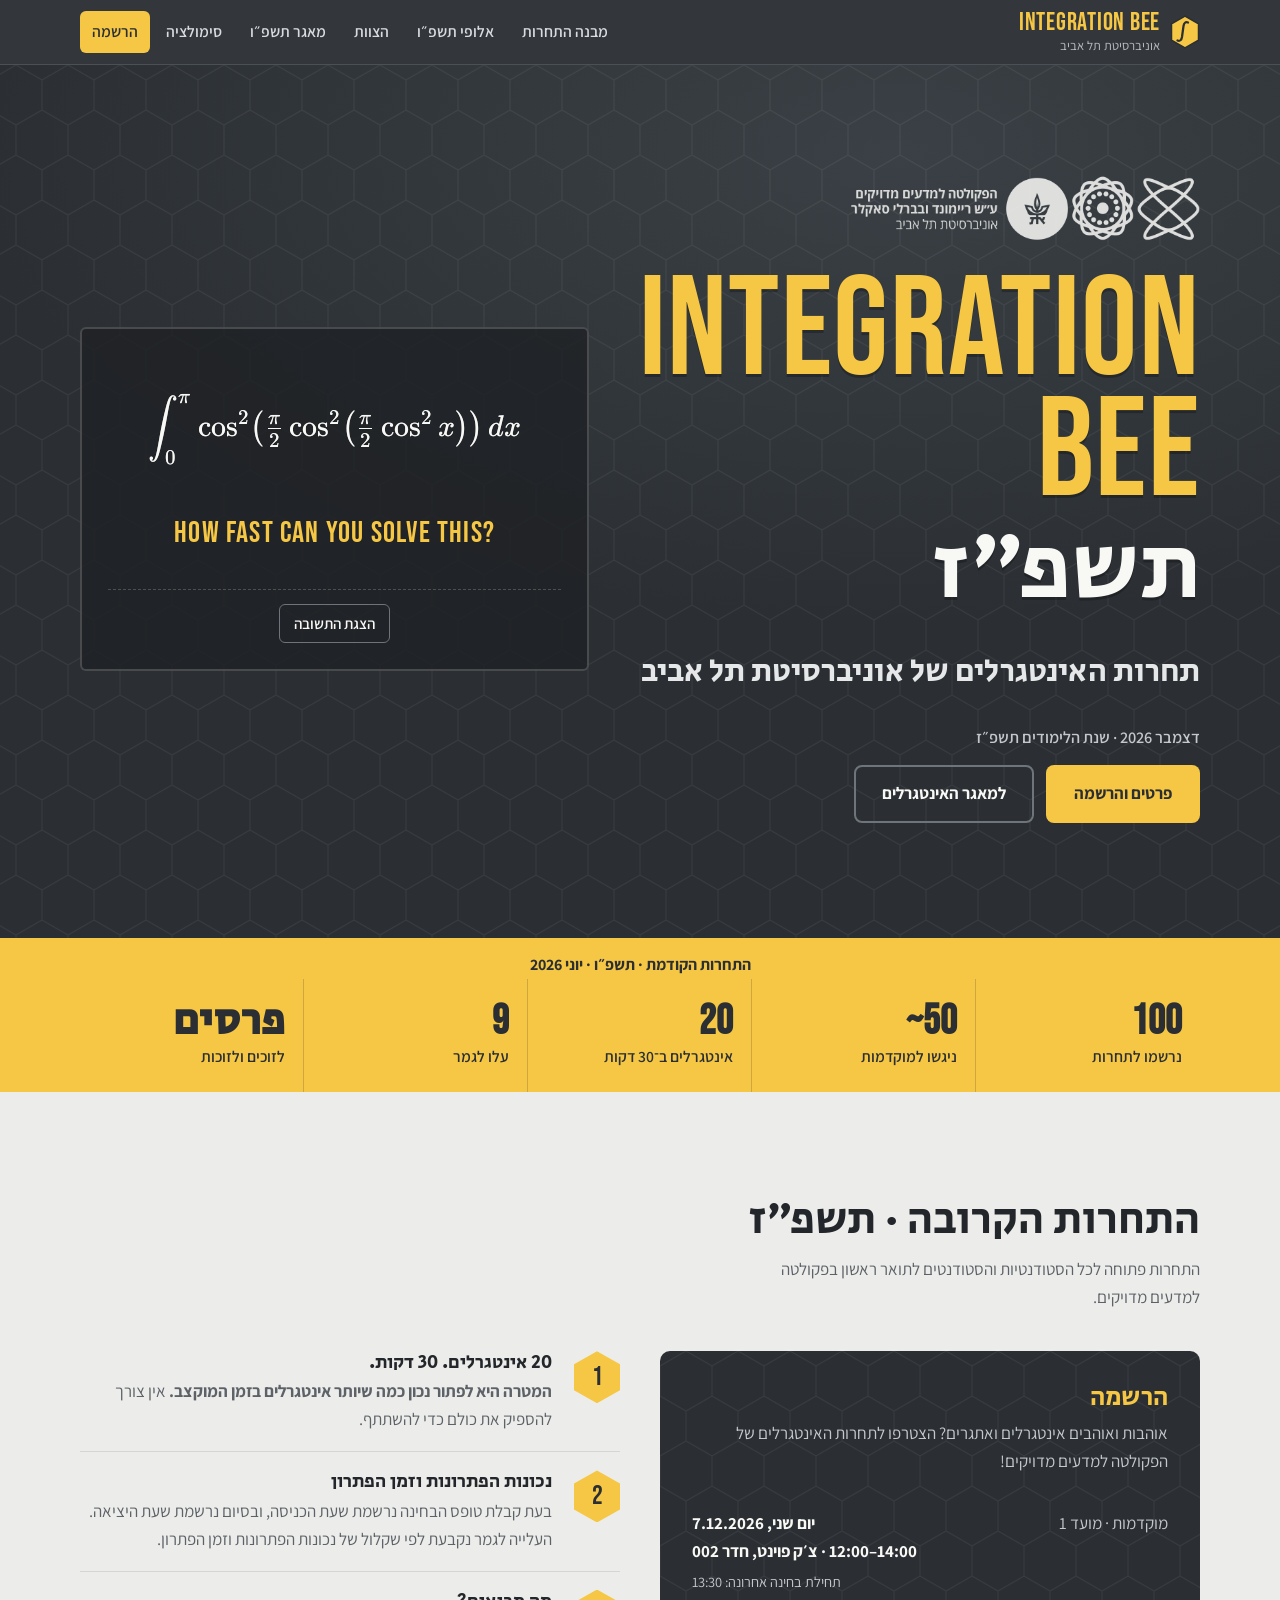
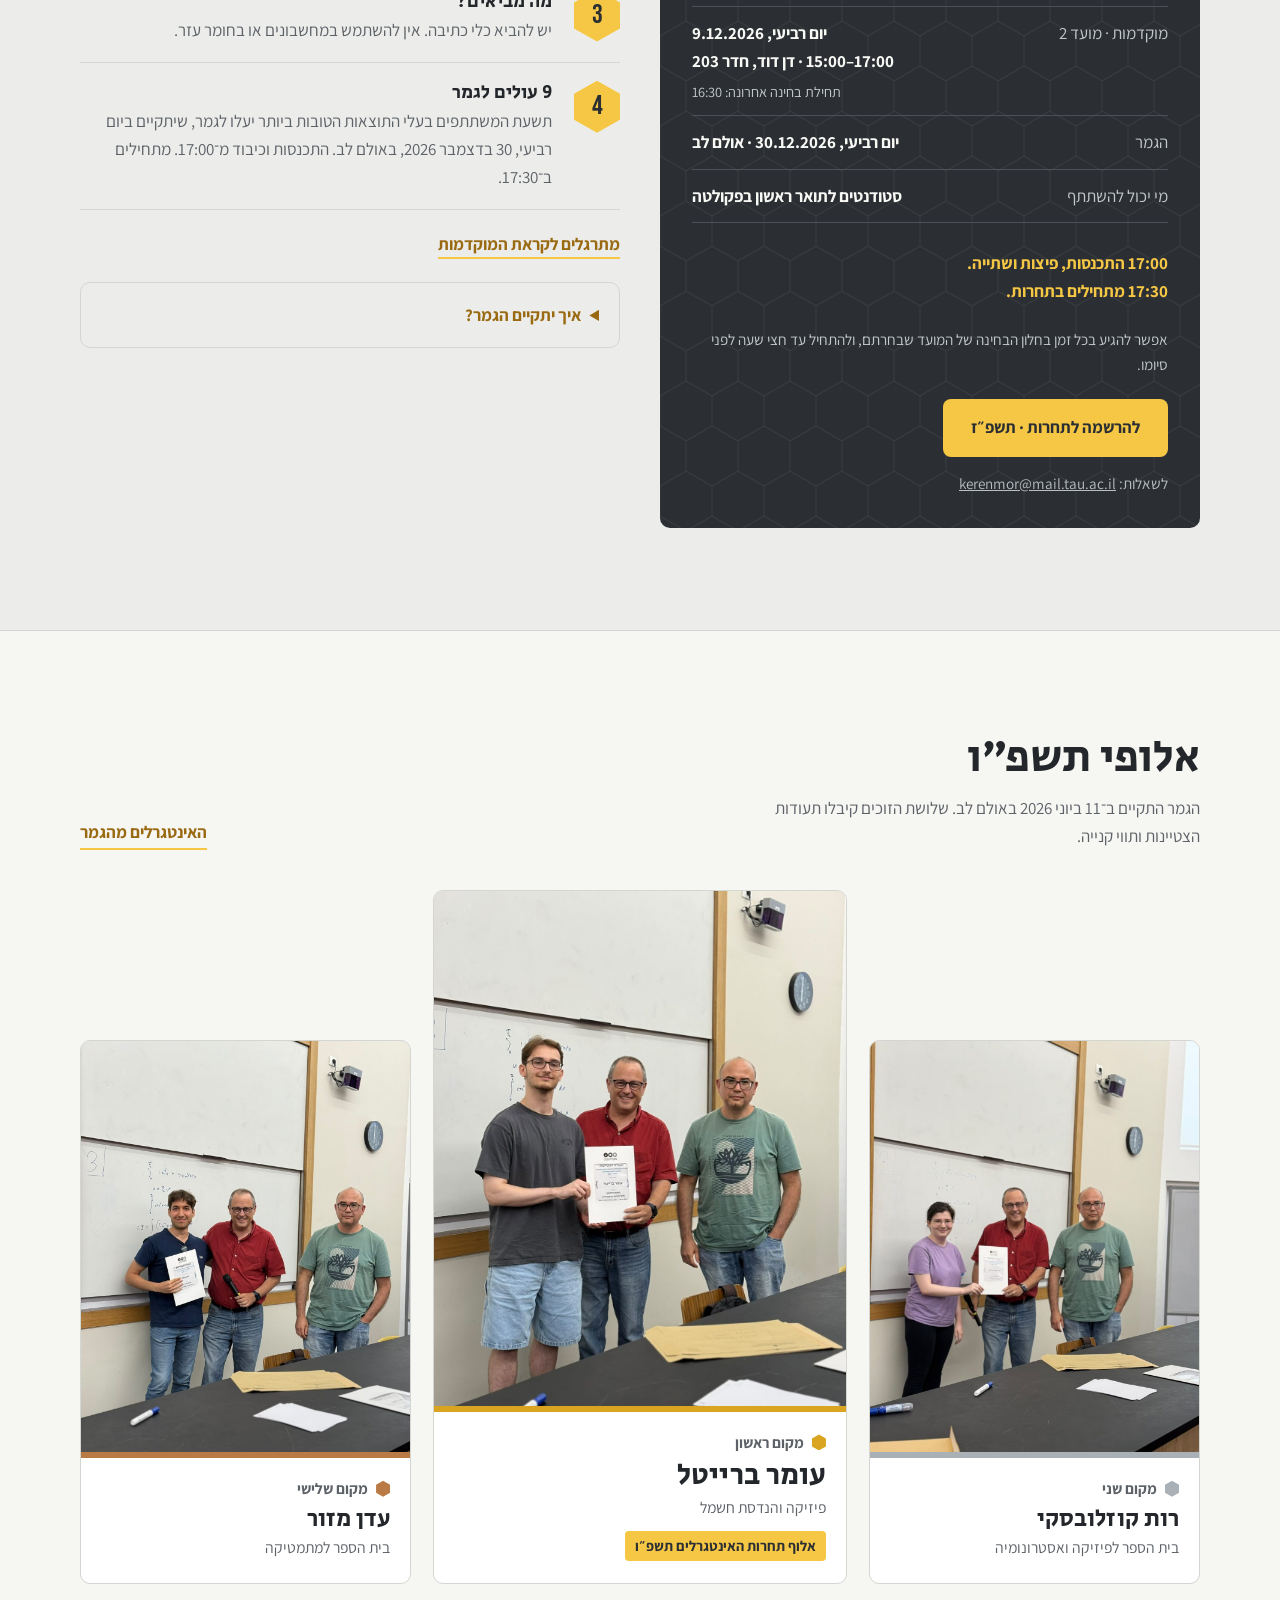
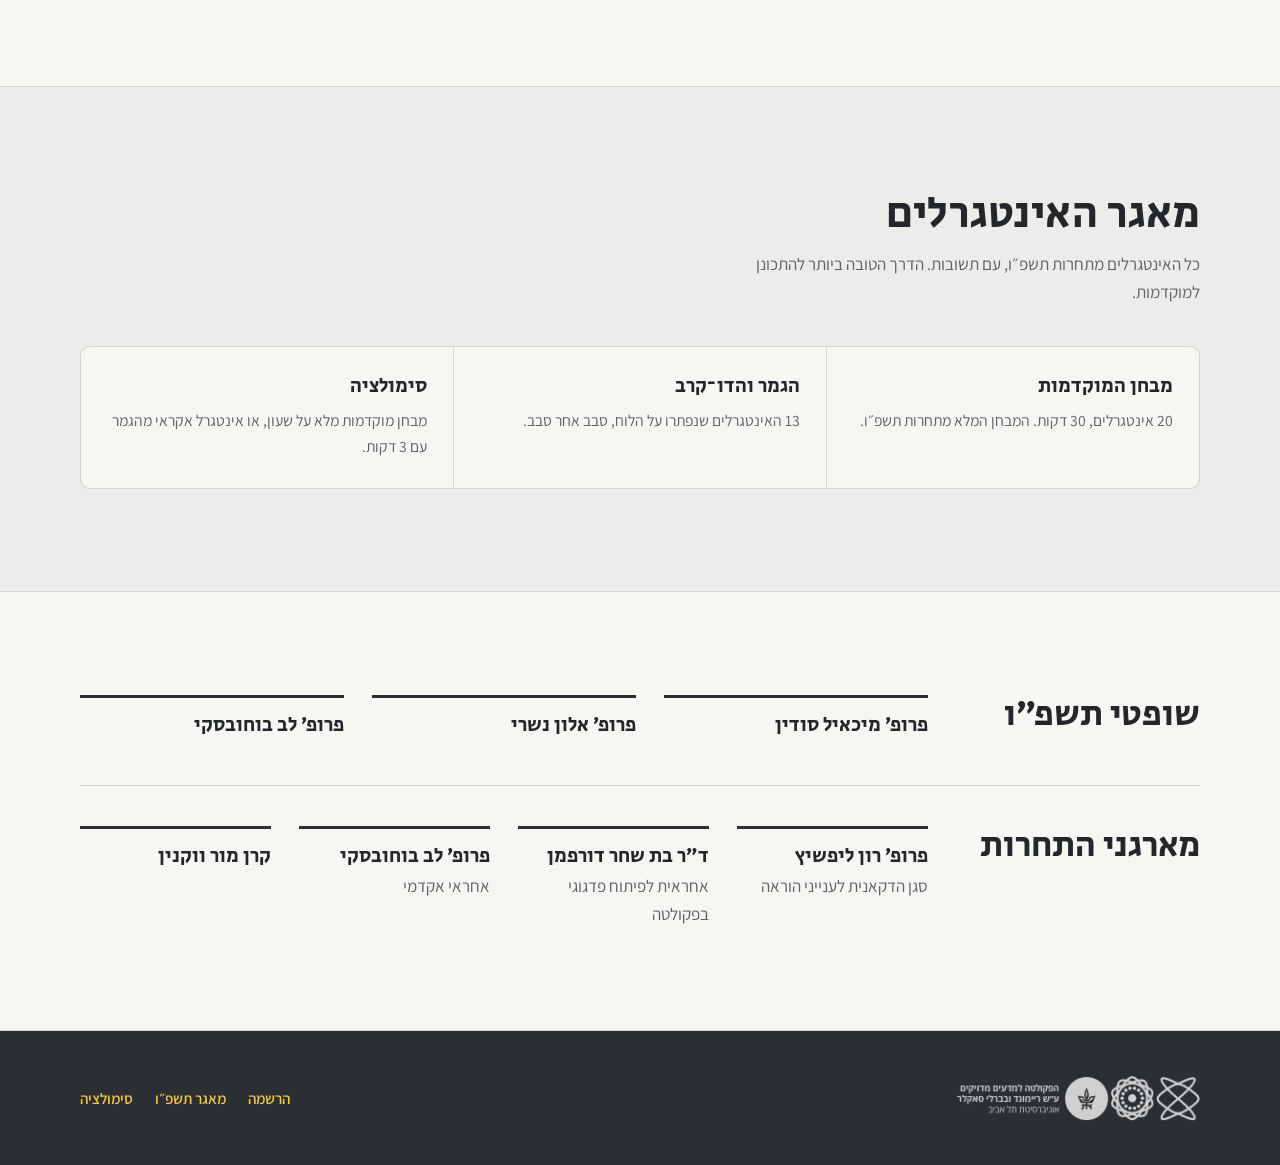
<file: index.html>
<!doctype html>
<html lang="he" dir="rtl">
<head>
<meta charset="utf-8">
<meta name="viewport" content="width=device-width, initial-scale=1">
<title>Integration Bee תשפ״ז · תחרות האינטגרלים של אוניברסיטת תל אביב</title>
<meta name="description" content="תחרות האינטגרלים של הפקולטה למדעים מדויקים באוניברסיטת תל אביב: הרשמה, מבנה התחרות, אלופי תשפ״ו ומאגר האינטגרלים מהשנים הקודמות.">
<meta property="og:title" content="Integration Bee · תשפ״ז · אוניברסיטת תל אביב">
<meta property="og:description" content="מוקדמות: 7 ו־9 בדצמבר. הגמר: 30.12.2026 באולם לב. התכנסות וכיבוד מ־17:00, מתחילים ב־17:30. תחרות האינטגרלים של הפקולטה למדעים מדויקים.">
<meta property="og:image" content="https://kerenmorwak.github.io/tau-integration-bee/assets/img/og-integration-bee-5787.jpg">
<meta property="og:image:type" content="image/jpeg">
<meta property="og:image:width" content="1200">
<meta property="og:image:height" content="630">
<meta property="og:image:alt" content="Integration Bee תשפ״ז · תחרות האינטגרלים של אוניברסיטת תל אביב, הפקולטה למדעים מדויקים">
<meta property="og:type" content="website">
<meta name="twitter:card" content="summary_large_image">
<meta name="twitter:image" content="https://kerenmorwak.github.io/tau-integration-bee/assets/img/og-integration-bee-5787.jpg">
<meta name="twitter:image:alt" content="Integration Bee תשפ״ז · תחרות האינטגרלים של אוניברסיטת תל אביב, הפקולטה למדעים מדויקים">
<link rel="icon" href="assets/img/favicon.svg" type="image/svg+xml">
<link rel="stylesheet" href="assets/css/fonts.css">
<link rel="stylesheet" href="assets/vendor/katex/katex.min.css">
<link rel="stylesheet" href="assets/css/style.css?v=20261118-spoilers">
</head>
<body>

<header class="site-header">
  <div class="wrap">
    <a class="brand" href="index.html" aria-label="Integration Bee · דף הבית">
      <img class="brand-mark" src="assets/img/favicon.svg" alt="">
      <span><span class="brand-name">INTEGRATION BEE</span><span class="brand-sub">אוניברסיטת תל אביב</span></span>
    </a>
    <button class="menu-btn" type="button" aria-expanded="false" aria-controls="nav">תפריט</button>
    <nav class="nav" id="nav" aria-label="ניווט ראשי">
      <a href="index.html#format">מבנה התחרות</a>
      <a href="index.html#champions">אלופי תשפ״ו</a>
      <a href="index.html#team">הצוות</a>
      <a href="archive-2026.html">מאגר תשפ״ו</a>
      <a href="simulation.html">סימולציה</a>
      <a class="nav-cta" href="index.html#register">הרשמה</a>
    </nav>
  </div>
</header>

<main>
  <section class="board hero">
    <div class="wrap hero-grid">
      <div>
        <img class="hero-logo" src="assets/img/faculty-he-light.png" alt="הפקולטה למדעים מדויקים ע״ש ריימונד ובברלי סאקלר, אוניברסיטת תל אביב" width="1016" height="192">
        <h1 class="hero-title" aria-label="Integration Bee תשפ״ז"><span>INTEGRATION</span><span>BEE <span class="yr" data-year>תשפ״ז</span></span></h1>
        <p class="hero-he">תחרות האינטגרלים של אוניברסיטת תל אביב</p>
        <p class="hero-kicker">דצמבר 2026 · שנת הלימודים תשפ״ז</p>
        <div class="hero-actions">
          <a class="btn btn-honey" href="#register">פרטים והרשמה</a>
          <a class="btn btn-ghost" href="archive-2026.html">למאגר האינטגרלים</a>
        </div>
      </div>
      <div class="chalk-problem">
        <div class="eq" data-tex="\int_0^{\pi}\cos^2\!\left(\tfrac{\pi}{2}\cos^2\!\left(\tfrac{\pi}{2}\cos^2 x\right)\right)dx"></div>
        <p class="chalk-q" dir="ltr">HOW FAST CAN YOU SOLVE THIS?</p>
        <div class="chalk-foot">
          <button class="reveal-btn" type="button" data-reveal="hero-ans" aria-expanded="false">הצגת התשובה</button>
        </div>
        <div class="chalk-answer" id="hero-ans" hidden><span data-tex="\dfrac{\pi}{2}"></span></div>
      </div>
    </div>
  </section>

  <section class="facts" aria-label="התחרות הקודמת, תשפ״ו, יוני 2026">
    <p class="facts-caption">התחרות הקודמת · תשפ״ו · יוני 2026</p>
    <div class="wrap">
      <div class="fact"><b dir="ltr">100</b><span>נרשמו לתחרות</span></div>
      <div class="fact"><b dir="ltr">~50</b><span>ניגשו למוקדמות</span></div>
      <div class="fact"><b>20</b><span>אינטגרלים ב־30 דקות</span></div>
      <div class="fact"><b>9</b><span>עלו לגמר</span></div>
      <div class="fact"><b>פרסים</b><span>לזוכים ולזוכות</span></div>
    </div>
  </section>

  <section class="section" id="register">
    <div class="wrap">
      <div class="section-head">
        <div>
          <h2>התחרות הקרובה · תשפ״ז</h2>
          <p>התחרות פתוחה לכל הסטודנטיות והסטודנטים לתואר ראשון בפקולטה למדעים מדויקים.</p>
        </div>
      </div>
      <div class="reg">
        <div class="reg-card">
          <h3>הרשמה</h3>
          <p class="who">אוהבות ואוהבים אינטגרלים ואתגרים? הצטרפו לתחרות האינטגרלים של הפקולטה למדעים מדויקים!</p>
          <ul class="reg-dates" id="reg-dates"></ul>
          <p class="reg-highlight"><bdi dir="ltr">17:00</bdi> התכנסות, פיצות ושתייה.<br><bdi dir="ltr">17:30</bdi> מתחילים בתחרות.</p>
          <p class="reg-arrival">אפשר להגיע בכל זמן בחלון הבחינה של המועד שבחרתם, ולהתחיל עד חצי שעה לפני סיומו.</p>
          <a class="btn btn-honey" id="reg-btn" href="#">להרשמה</a>
          <p class="reg-note" id="reg-contact" hidden></p>
        </div>
        <div id="format">
          <ol class="steps">
            <li><div><h3>20 אינטגרלים. 30 דקות.</h3><p><strong>המטרה היא לפתור נכון כמה שיותר אינטגרלים בזמן המוקצב.</strong> אין צורך להספיק את כולם כדי להשתתף.</p></div></li>
            <li><div><h3>נכונות הפתרונות וזמן הפתרון</h3><p>בעת קבלת טופס הבחינה נרשמת שעת הכניסה, ובסיום נרשמת שעת היציאה. העלייה לגמר נקבעת לפי שקלול של נכונות הפתרונות וזמן הפתרון.</p></div></li>
            <li><div><h3>מה מביאים?</h3><p>יש להביא כלי כתיבה. אין להשתמש במחשבונים או בחומר עזר.</p></div></li>
            <li><div><h3>9 עולים לגמר</h3><p>תשעת המשתתפים בעלי התוצאות הטובות ביותר יעלו לגמר, שיתקיים ביום רביעי, 30 בדצמבר 2026, באולם לב. התכנסות וכיבוד מ־17:00. מתחילים ב־17:30.</p></div></li>
          </ol>
          <p style="margin-top:20px"><a class="link-arrow" href="simulation.html">מתרגלים לקראת המוקדמות</a></p>
          <details class="final-format">
            <summary>איך יתקיים הגמר?</summary>
            <p><strong>שלב הבתים:</strong> שלושה מקצים של שלושה מתמודדים. בכל מקצה שלושה אינטגרלים, עד 3 דקות לכל אינטגרל. פותרים על הלוח מול הקהל, ומכל מקצה עולה מתמודד אחד.</p>
            <p><strong>שלב הגמר:</strong> שלושת העולים פותרים אינטגרל אחד. שני הפותרים הנכונים הראשונים עולים לדו קרב הסופי.</p>
            <p><strong>דו קרב סופי:</strong> שלושה אינטגרלים, עד 5 דקות לכל אחד. מי שצובר יותר נקודות זוכה בתואר אלוף תחרות האינטגרלים.</p>
          </details>
        </div>
      </div>
    </div>
  </section>

  <section class="section section-alt" id="champions">
    <div class="wrap">
      <div class="section-head">
        <div>
          <h2>אלופי תשפ״ו</h2>
          <p>הגמר התקיים ב־11 ביוני 2026 באולם לב. שלושת הזוכים קיבלו תעודות הצטיינות ותווי קנייה.</p>
        </div>
        <a class="link-arrow" href="archive-2026.html#finals">האינטגרלים מהגמר</a>
      </div>
      <div class="podium">
        <article class="champ second">
          <figure style="--pos: 18% 30%"><img src="assets/img/photos/second-place.jpg" alt="רות קוזלובסקי מקבלת את תעודת המקום השני" loading="lazy"></figure>
          <div class="champ-body">
            <span class="champ-place"><i></i>מקום שני</span>
            <h3>רות קוזלובסקי</h3>
            <p class="school">בית הספר לפיזיקה ואסטרונומיה</p>
          </div>
        </article>
        <article class="champ first">
          <figure style="--pos: 22% 30%"><img src="assets/img/photos/first-place.jpg" alt="עומר ברייטל מקבל את תעודת המקום הראשון"></figure>
          <div class="champ-body">
            <span class="champ-place"><i></i>מקום ראשון</span>
            <h3>עומר ברייטל</h3>
            <p class="school">פיזיקה והנדסת חשמל</p>
            <span class="title">אלוף תחרות האינטגרלים תשפ״ו</span>
          </div>
        </article>
        <article class="champ third">
          <figure style="--pos: 22% 30%"><img src="assets/img/photos/third-place.jpg" alt="עדן מזור עם תעודת המקום השלישי" loading="lazy"></figure>
          <div class="champ-body">
            <span class="champ-place"><i></i>מקום שלישי</span>
            <h3>עדן מזור</h3>
            <p class="school">בית הספר למתמטיקה</p>
          </div>
        </article>
      </div>
    </div>
  </section>

  <section class="section">
    <div class="wrap">
      <div class="section-head">
        <div>
          <h2>מאגר האינטגרלים</h2>
          <p>כל האינטגרלים מתחרות תשפ״ו, עם תשובות. הדרך הטובה ביותר להתכונן למוקדמות.</p>
        </div>
      </div>
      <div class="teaser">
        <a href="archive-2026.html#qualifying">
          <h3>מבחן המוקדמות</h3>
          <p>20 אינטגרלים, 30 דקות. המבחן המלא מתחרות תשפ״ו.</p>
        </a>
        <a href="archive-2026.html#finals">
          <h3>הגמר והדו־קרב</h3>
          <p>13 האינטגרלים שנפתרו על הלוח, סבב אחר סבב.</p>
        </a>
        <a href="simulation.html">
          <h3>סימולציה</h3>
          <p>מבחן מוקדמות מלא על שעון, או אינטגרל אקראי מהגמר עם 3 דקות.</p>
        </a>
      </div>
    </div>
  </section>

  <section class="section section-alt" id="team">
    <div class="wrap">
      <div class="team-block">
        <h2>שופטי תשפ״ו</h2>
        <div class="team">
          <div class="member"><h3>פרופ׳ מיכאיל סודין</h3></div>
          <div class="member"><h3>פרופ׳ אלון נשרי</h3></div>
          <div class="member"><h3>פרופ׳ לב בוחובסקי</h3></div>
        </div>
      </div>
      <div class="team-block">
        <h2>מארגני התחרות</h2>
        <div class="team">
          <div class="member"><h3>פרופ׳ רון ליפשיץ</h3><p>סגן הדקאנית לענייני הוראה</p></div>
          <div class="member"><h3>ד״ר בת שחר דורפמן</h3><p>אחראית לפיתוח פדגוגי בפקולטה</p></div>
          <div class="member"><h3>פרופ׳ לב בוחובסקי</h3><p>אחראי אקדמי</p></div>
          <div class="member"><h3>קרן מור ווקנין</h3></div>
        </div>
      </div>
    </div>
  </section>
</main>

<footer class="site-footer">
  <div class="wrap">
    <img class="footer-logo" src="assets/img/faculty-he-light.png" alt="הפקולטה למדעים מדויקים ע״ש ריימונד ובברלי סאקלר, אוניברסיטת תל אביב" width="1016" height="192" loading="lazy">
    <div class="footer-links"><a href="index.html#register">הרשמה</a><a href="archive-2026.html">מאגר תשפ״ו</a><a href="simulation.html">סימולציה</a></div>
  </div>
</footer>

<script src="assets/vendor/katex/katex.min.js"></script>
<script src="assets/js/data.js?v=20261118-venues"></script>
<script src="assets/js/main.js?v=20261118-spoilers"></script>
</body>
</html>
</file>
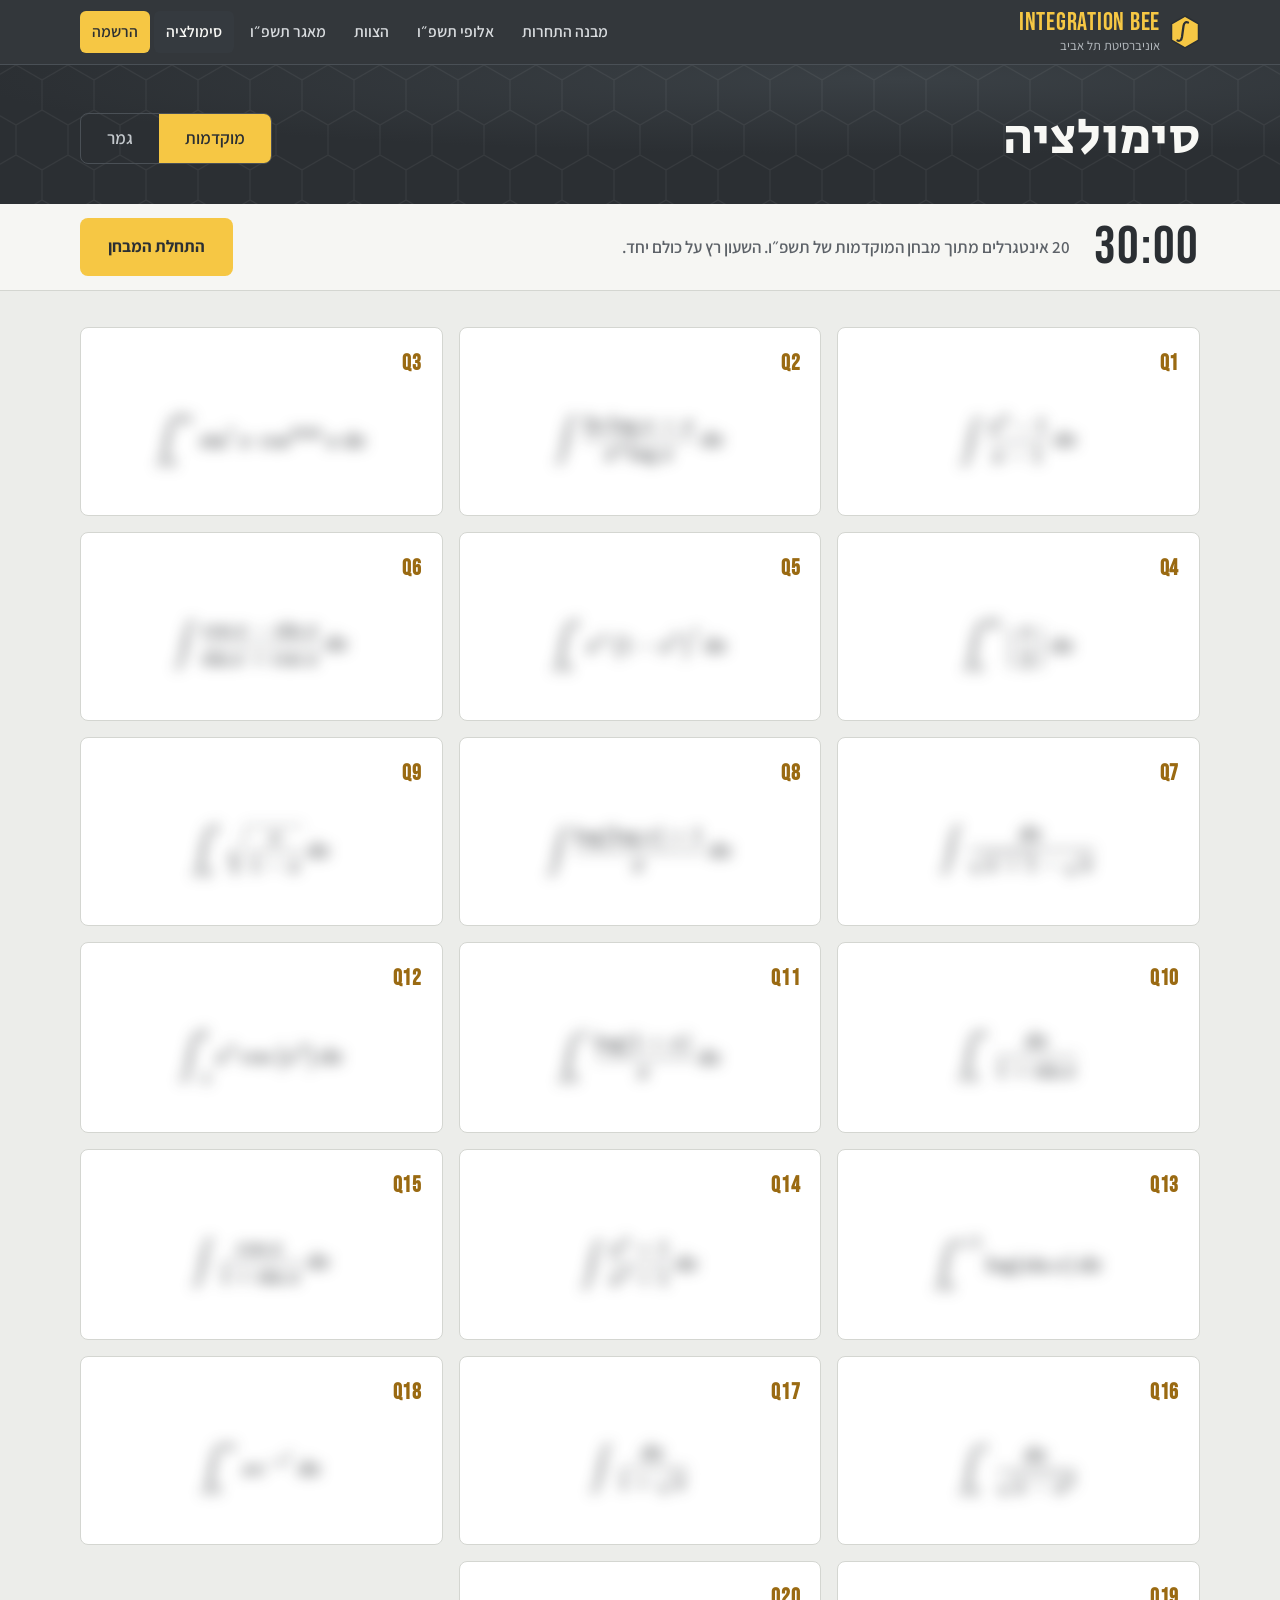
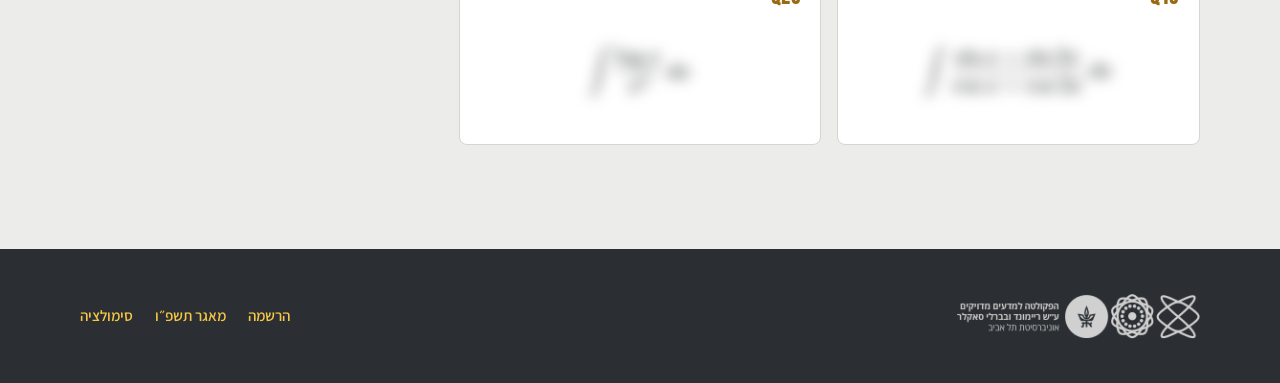
<file: simulation.html>
<!doctype html>
<html lang="he" dir="rtl">
<head>
<meta charset="utf-8">
<meta name="viewport" content="width=device-width, initial-scale=1">
<title>סימולציה · Integration Bee אוניברסיטת תל אביב</title>
<meta name="description" content="סימולציה של תחרות האינטגרלים: מבחן מוקדמות מלא על שעון, או אינטגרל אקראי מהגמר.">
<meta property="og:title" content="Integration Bee · אוניברסיטת תל אביב">
<meta property="og:description" content="תחרות האינטגרלים של הפקולטה למדעים מדויקים">
<meta property="og:image" content="https://kerenmorwak.github.io/tau-integration-bee/assets/img/og-integration-bee-5787.jpg">
<meta property="og:image:type" content="image/jpeg">
<meta property="og:image:width" content="1200">
<meta property="og:image:height" content="630">
<meta property="og:image:alt" content="Integration Bee תשפ״ז · תחרות האינטגרלים של אוניברסיטת תל אביב, הפקולטה למדעים מדויקים">
<meta property="og:type" content="website">
<meta name="twitter:card" content="summary_large_image">
<meta name="twitter:image" content="https://kerenmorwak.github.io/tau-integration-bee/assets/img/og-integration-bee-5787.jpg">
<meta name="twitter:image:alt" content="Integration Bee תשפ״ז · תחרות האינטגרלים של אוניברסיטת תל אביב, הפקולטה למדעים מדויקים">
<link rel="icon" href="assets/img/favicon.svg" type="image/svg+xml">
<link rel="stylesheet" href="assets/css/fonts.css">
<link rel="stylesheet" href="assets/vendor/katex/katex.min.css">
<link rel="stylesheet" href="assets/css/style.css?v=20261118-spoilers">
</head>
<body>

<header class="site-header">
  <div class="wrap">
    <a class="brand" href="index.html" aria-label="Integration Bee · דף הבית">
      <img class="brand-mark" src="assets/img/favicon.svg" alt="">
      <span><span class="brand-name">INTEGRATION BEE</span><span class="brand-sub">אוניברסיטת תל אביב</span></span>
    </a>
    <button class="menu-btn" type="button" aria-expanded="false" aria-controls="nav">תפריט</button>
    <nav class="nav" id="nav" aria-label="ניווט ראשי">
      <a href="index.html#format">מבנה התחרות</a>
      <a href="index.html#champions">אלופי תשפ״ו</a>
      <a href="index.html#team">הצוות</a>
      <a href="archive-2026.html">מאגר תשפ״ו</a>
      <a href="simulation.html" aria-current="page">סימולציה</a>
      <a class="nav-cta" href="index.html#register">הרשמה</a>
    </nav>
  </div>
</header>

<main>
  <section class="board sim-head">
    <div class="wrap">
      <h1>סימולציה</h1>
      <div class="seg seg-lg" id="sim-mode" role="group" aria-label="סוג הסימולציה">
        <button type="button" data-mode="qual" aria-pressed="true">מוקדמות</button>
        <button type="button" data-mode="final" aria-pressed="false">גמר</button>
      </div>
    </div>
  </section>

  <!-- מוקדמות: 20 אינטגרלים, 30 דקות -->
  <section class="sim-qual" id="sim-qual">
    <div class="sim-bar">
      <div class="wrap">
        <div class="timer timer-sm" id="qual-timer" aria-live="off">30:00</div>
        <div class="sim-status" id="qual-status">20 אינטגרלים מתוך מבחן המוקדמות של תשפ״ו. השעון רץ על כולם יחד.</div>
        <div class="sim-actions">
          <button class="btn btn-honey" id="qual-start" type="button">התחלת המבחן</button>
          <button class="btn btn-line" id="qual-end" type="button" hidden>סיום והצגת תשובות</button>
        </div>
      </div>
    </div>
    <div class="wrap section-tight">
      <div class="problems" id="qual-sheet" data-locked="true"></div>
      <p class="qual-score" id="qual-score" aria-live="polite"></p>
    </div>
  </section>

  <!-- גמר: אינטגרל אחד על הלוח -->
  <section class="board practice" id="sim-final" hidden>
    <div class="wrap arena" id="arena">
      <div class="arena-meta"><span id="arena-src">אינטגרל אקראי מהגמר · 3 דקות, 5 דקות לאינטגרלי הדו־קרב</span></div>
      <div class="timer" id="timer" aria-live="off">3:00</div>
      <div class="arena-board">
        <div>
          <div class="eq" id="arena-eq"><span style="color:#c3c8cc;font-size:1.15rem">לחצו על ״התחלה״ כדי לקבל אינטגרל מהגמר.</span></div>
          <p class="note" id="arena-note"></p>
        </div>
      </div>
      <div class="arena-answer" id="arena-answer" aria-live="polite"></div>
      <div class="arena-actions">
        <button class="btn btn-honey" id="arena-start" type="button">התחלה</button>
        <button class="btn btn-ghost" id="arena-show" type="button" disabled>הצגת התשובה</button>
      </div>
    </div>
  </section>
</main>

<footer class="site-footer">
  <div class="wrap">
    <img class="footer-logo" src="assets/img/faculty-he-light.png" alt="הפקולטה למדעים מדויקים ע״ש ריימונד ובברלי סאקלר, אוניברסיטת תל אביב" width="1016" height="192" loading="lazy">
    <div class="footer-links"><a href="index.html#register">הרשמה</a><a href="archive-2026.html">מאגר תשפ״ו</a><a href="simulation.html">סימולציה</a></div>
  </div>
</footer>

<script src="assets/vendor/katex/katex.min.js"></script>
<script src="assets/js/data.js?v=20261118-venues"></script>
<script src="assets/js/main.js?v=20261118-spoilers"></script>
</body>
</html>
</file>
<file: assets/css/fonts.css>
/* self-hosted fonts (@fontsource, SIL OFL) */
@font-face{font-family:"Assistant";font-weight:400;font-display:swap;src:url(../fonts/assistant-hebrew-400-normal.woff2) format("woff2");unicode-range:U+0307-0308,U+0590-05FF,U+200C-2010,U+20AA,U+25CC,U+FB1D-FB4F}
@font-face{font-family:"Assistant";font-weight:400;font-display:swap;src:url(../fonts/assistant-latin-400-normal.woff2) format("woff2");unicode-range:U+0000-00FF,U+0131,U+0152-0153,U+02BB-02BC,U+02C6,U+02DA,U+02DC,U+2000-206F,U+2074,U+20AC,U+2122,U+2191,U+2193,U+2212,U+2215,U+FEFF,U+FFFD}
@font-face{font-family:"Assistant";font-weight:600;font-display:swap;src:url(../fonts/assistant-hebrew-600-normal.woff2) format("woff2");unicode-range:U+0307-0308,U+0590-05FF,U+200C-2010,U+20AA,U+25CC,U+FB1D-FB4F}
@font-face{font-family:"Assistant";font-weight:600;font-display:swap;src:url(../fonts/assistant-latin-600-normal.woff2) format("woff2");unicode-range:U+0000-00FF,U+0131,U+0152-0153,U+02BB-02BC,U+02C6,U+02DA,U+02DC,U+2000-206F,U+2074,U+20AC,U+2122,U+2191,U+2193,U+2212,U+2215,U+FEFF,U+FFFD}
@font-face{font-family:"Assistant";font-weight:700;font-display:swap;src:url(../fonts/assistant-hebrew-700-normal.woff2) format("woff2");unicode-range:U+0307-0308,U+0590-05FF,U+200C-2010,U+20AA,U+25CC,U+FB1D-FB4F}
@font-face{font-family:"Assistant";font-weight:700;font-display:swap;src:url(../fonts/assistant-latin-700-normal.woff2) format("woff2");unicode-range:U+0000-00FF,U+0131,U+0152-0153,U+02BB-02BC,U+02C6,U+02DA,U+02DC,U+2000-206F,U+2074,U+20AC,U+2122,U+2191,U+2193,U+2212,U+2215,U+FEFF,U+FFFD}
@font-face{font-family:"Secular One";font-weight:400;font-display:swap;src:url(../fonts/secular-one-hebrew-400-normal.woff2) format("woff2");unicode-range:U+0307-0308,U+0590-05FF,U+200C-2010,U+20AA,U+25CC,U+FB1D-FB4F}
@font-face{font-family:"Secular One";font-weight:400;font-display:swap;src:url(../fonts/secular-one-latin-400-normal.woff2) format("woff2");unicode-range:U+0000-00FF,U+0131,U+0152-0153,U+02BB-02BC,U+02C6,U+02DA,U+02DC,U+2000-206F,U+2074,U+20AC,U+2122,U+2191,U+2193,U+2212,U+2215,U+FEFF,U+FFFD}
@font-face{font-family:"Bebas Neue";font-weight:400;font-display:swap;src:url(../fonts/bebas-neue-latin-400-normal.woff2) format("woff2")}
</file>
<file: assets/css/style.css>
:root {
  --slate: #2b2f33;
  --slate-2: #353a3f;
  --slate-line: #4a5056;
  --honey: #f6c744;
  --honey-soft: #fbe3a0;
  --amber: #9a6a12;
  --paper: #ecedea;
  --paper-2: #f6f6f3;
  --chalk: #f8f8f5;
  --ink: #23262a;
  --muted: #5d6268;
  --rule: #d4d6d1;
  --gold: #d9a520;
  --silver: #a9b0b6;
  --bronze: #b97a45;

  --f-display: "Secular One", "Assistant", system-ui, sans-serif;
  --f-latin: "Bebas Neue", "Secular One", sans-serif;
  --f-body: "Assistant", system-ui, -apple-system, "Segoe UI", sans-serif;

  --wrap: 1120px;
  --hex: url("data:image/svg+xml,%3Csvg xmlns='http://www.w3.org/2000/svg' width='52' height='90' viewBox='0 0 51.9615 90' preserveAspectRatio='none'%3E%3Cpath d='M25.98 0 51.96 15v30L25.98 60 0 45V15zM25.98 60v30' fill='none' stroke='%23ffffff' stroke-opacity='.055' stroke-width='1.2'/%3E%3C/svg%3E");
}

* { box-sizing: border-box; }
[hidden] { display: none !important; }
html { scroll-behavior: smooth; }
@media (prefers-reduced-motion: reduce) { html { scroll-behavior: auto; } *, *::before, *::after { transition: none !important; animation: none !important; } }

body {
  margin: 0;
  font-family: var(--f-body);
  font-size: 1.0625rem;
  line-height: 1.65;
  color: var(--ink);
  background: var(--paper);
  -webkit-font-smoothing: antialiased;
}
img { max-width: 100%; display: block; }
a { color: inherit; }
:focus-visible { outline: 3px solid var(--honey); outline-offset: 3px; border-radius: 4px; }

.wrap { width: min(var(--wrap), 100% - 40px); margin-inline: auto; }
.math { direction: ltr; unicode-bidi: isolate; display: inline-block; }
.latin { font-family: var(--f-latin); letter-spacing: .02em; direction: ltr; unicode-bidi: isolate; }

h1, h2, h3 { font-family: var(--f-display); font-weight: 400; line-height: 1.15; margin: 0; }
h2 { font-size: clamp(1.9rem, 3.6vw, 2.75rem); }
h3 { font-size: 1.35rem; }
p { margin: 0 0 1em; }

/* ---------- header ---------- */
.site-header {
  position: sticky; top: 0; z-index: 20;
  background: rgba(43, 47, 51, .96);
  backdrop-filter: blur(6px);
  color: var(--chalk);
  border-bottom: 1px solid var(--slate-line);
}
.site-header .wrap { display: flex; align-items: center; justify-content: space-between; gap: 20px; height: 64px; }
.brand { display: flex; align-items: center; gap: 10px; text-decoration: none; }
.brand-mark { width: 30px; height: 34px; }
.brand-name { font-family: var(--f-latin); font-size: 1.55rem; color: var(--honey); line-height: 1; letter-spacing: .03em; }
.brand-sub { font-size: .8rem; color: #b9bec3; display: block; line-height: 1.2; }
.nav { display: flex; gap: 4px; align-items: center; }
.nav a { text-decoration: none; padding: 8px 12px; border-radius: 6px; font-weight: 600; font-size: .98rem; color: #d9dcdf; }
.nav a:hover, .nav a[aria-current="page"] { color: var(--chalk); background: var(--slate-2); }
.nav .nav-cta { background: var(--honey); color: var(--slate); }
.nav .nav-cta:hover { background: var(--honey-soft); color: var(--slate); }
.menu-btn { display: none; background: none; border: 1px solid var(--slate-line); color: var(--chalk); border-radius: 6px; padding: 6px 12px; font: inherit; font-weight: 600; cursor: pointer; }

@media (max-width: 820px) {
  .menu-btn { display: block; }
  .nav { display: none; position: absolute; top: 64px; inset-inline: 0; background: var(--slate); flex-direction: column; align-items: stretch; padding: 10px 20px 18px; border-bottom: 1px solid var(--slate-line); }
  .nav.open { display: flex; }
  .nav a { padding: 12px; }
}

/* ---------- buttons ---------- */
.btn {
  display: inline-flex; align-items: center; gap: 8px; justify-content: center;
  font: inherit; font-weight: 700; font-size: 1.05rem;
  padding: 13px 26px; border-radius: 8px; text-decoration: none; cursor: pointer;
  border: 2px solid transparent; transition: background .15s, color .15s, border-color .15s;
}
.btn-honey { background: var(--honey); color: var(--slate); }
.btn-honey:hover { background: var(--honey-soft); }
.btn-ghost { border-color: #6d747b; color: var(--chalk); background: transparent; }
.btn-ghost:hover { border-color: var(--honey); color: var(--honey); }
.btn-dark { background: var(--slate); color: var(--chalk); }
.btn-dark:hover { background: var(--slate-2); }
.btn-line { border-color: var(--ink); color: var(--ink); background: transparent; }
.btn-line:hover { background: var(--ink); color: var(--chalk); }
.btn[aria-disabled="true"] { opacity: .75; cursor: default; }

/* ---------- hero (chalkboard) ---------- */
.board {
  background-color: var(--slate);
  background-image: var(--hex), radial-gradient(120% 90% at 70% 10%, #3a4045 0%, var(--slate) 60%);
  background-size: 52px 90px, auto;
  background-position: center top, 0 0;
  color: var(--chalk);
  position: relative;
  overflow: hidden;
}
.hero { padding: clamp(56px, 9vw, 110px) 0 clamp(64px, 9vw, 120px); }
.hero-grid { display: grid; grid-template-columns: 1.05fr .95fr; gap: 48px; align-items: center; }
.hero-logo { height: 66px; width: auto; margin: 0 0 30px auto; opacity: .92; }
@media (max-width: 600px) { .hero-logo { height: 50px; } }
.hero-kicker { color: #c3c8cc; font-weight: 600; font-size: 1.02rem; margin-bottom: 14px; }
.hero-title {
  font-family: var(--f-latin); color: var(--honey);
  font-size: clamp(4.2rem, 11vw, 9rem); line-height: .86; letter-spacing: .01em;
  direction: ltr; text-align: right;
  text-shadow: 0 3px 0 rgba(0,0,0,.25);
}
.hero-title span { display: block; }
.hero-title .yr { color: var(--chalk); font-family: var(--f-display); font-size: .65em; line-height: 1.25; letter-spacing: 0; direction: rtl; }
.hero-he { font-family: var(--f-display); font-size: clamp(1.5rem, 2.6vw, 2rem); color: #e5e7e9; margin: 18px 0 26px; }
.hero-actions { display: flex; gap: 12px; flex-wrap: wrap; }

.chalk-problem {
  border: 2px solid rgba(248,248,245,.18);
  border-radius: 6px;
  padding: 34px 26px 26px;
  position: relative;
  background: rgba(31,34,37,.82);
}
.chalk-problem .eq { font-size: clamp(1.05rem, 2.2vw, 1.55rem); color: var(--chalk); text-align: center; overflow-x: auto; overflow-y: hidden; padding: 6px 0 12px; }
.chalk-problem .eq .katex { filter: drop-shadow(0 0 .6px rgba(255,255,255,.6)); }
.chalk-q { font-family: var(--f-latin); font-size: 1.9rem; color: var(--honey); text-align: center; letter-spacing: .04em; margin-top: 8px; }
.chalk-foot { display: flex; justify-content: center; align-items: center; gap: 12px; margin-top: 14px; padding-top: 14px; border-top: 1px dashed rgba(248,248,245,.2); color: #b9bec3; font-size: .95rem; }
.reveal-btn { background: none; border: 1px solid #6d747b; color: var(--chalk); border-radius: 6px; padding: 6px 14px; font: inherit; font-weight: 600; cursor: pointer; }
.reveal-btn:hover { border-color: var(--honey); color: var(--honey); }
.chalk-answer { margin-top: 12px; color: var(--honey); font-size: 1.15rem; text-align: center; }
.chalk-answer[hidden] { display: none; }

@media (max-width: 900px) { .hero-grid { grid-template-columns: 1fr; } }

/* ---------- facts strip ---------- */
.facts { background: var(--honey); color: var(--slate); }
.facts .wrap { display: grid; grid-template-columns: repeat(5, 1fr); }
.fact { padding: 22px 18px; border-inline-start: 1px solid rgba(43,47,51,.2); }
.fact:first-child { border-inline-start: 0; }
.facts-caption { margin: 0; padding: 14px 20px 0; text-align: center; font-weight: 700; font-size: 1rem; }
.fact .cur { font-family: var(--f-body); font-weight: 700; font-size: 1.7rem; margin-inline-start: 6px; vertical-align: 4px; }
.fact b { display: block; font-family: var(--f-latin); font-size: 2.6rem; line-height: 1; direction: ltr; text-align: right; }
.fact span { font-weight: 600; font-size: .98rem; }
@media (max-width: 860px) { .facts .wrap { grid-template-columns: 1fr 1fr; } .fact { border-top: 1px solid rgba(43,47,51,.15); } .fact:nth-child(even) { border-inline-start: 0; } .fact:first-child { grid-column: 1 / -1; border-top: 0; } }

/* ---------- sections ---------- */
.section { padding: clamp(64px, 8vw, 104px) 0; }
.section-alt { background: var(--paper-2); border-block: 1px solid var(--rule); }
.section-head { display: flex; justify-content: space-between; align-items: end; gap: 24px; margin-bottom: 40px; flex-wrap: wrap; }
.section-head p { color: var(--muted); max-width: 56ch; margin: 10px 0 0; }
.link-arrow { font-weight: 700; color: var(--amber); text-decoration: none; border-bottom: 2px solid var(--honey); padding-bottom: 2px; }
.link-arrow:hover { color: var(--ink); }

/* ---------- registration ---------- */
.reg { display: grid; grid-template-columns: 1fr 1fr; gap: 40px; align-items: start; }
.reg-card { background: var(--slate); color: var(--chalk); border-radius: 10px; padding: 32px; background-image: var(--hex); background-size: 52px 90px; }
.reg-card h3 { color: var(--honey); font-size: 1.6rem; margin-bottom: 6px; }
.reg-card .who { color: #c3c8cc; margin-bottom: 22px; }
.reg-dates { list-style: none; padding: 0; margin: 0 0 26px; }
.reg-dates li { display: flex; justify-content: space-between; gap: 16px; padding: 12px 0; border-bottom: 1px solid var(--slate-line); }
.reg-dates li span:first-child { color: #c3c8cc; }
.reg-dates li span:last-child { font-weight: 700; text-align: left; }
.reg-dates small { display: block; color: #c3c8cc; font-size: .9rem; font-weight: 400; margin-top: 5px; }
.reg-note { font-size: .95rem; color: #b9bec3; margin: 14px 0 0; }
.reg-highlight { color: var(--honey); font-weight: 700; margin: 0 0 22px; }
.reg-arrival { color: #c3c8cc; font-size: .95rem; margin: 0 0 22px; }
.final-format { margin-top: 24px; padding: 18px 20px; border: 1px solid var(--rule); border-radius: 10px; }
.final-format summary { cursor: pointer; font-weight: 700; color: var(--amber); }
.final-format p { color: var(--muted); margin: 14px 0 0; }

.steps { list-style: none; margin: 0; padding: 0; counter-reset: s; }
.steps li { counter-increment: s; display: grid; grid-template-columns: 52px 1fr; gap: 16px; padding: 18px 0; border-bottom: 1px solid var(--rule); }
.steps li:first-child { padding-top: 0; }
.steps li::before {
  content: counter(s); font-family: var(--f-latin); font-size: 1.7rem; color: var(--slate);
  width: 46px; height: 52px; display: grid; place-items: center;
  background: var(--honey);
  clip-path: polygon(50% 0, 100% 25%, 100% 75%, 50% 100%, 0 75%, 0 25%);
}
.steps h3 { font-size: 1.2rem; margin-bottom: 4px; }
.steps p { margin: 0; color: var(--muted); }
@media (max-width: 860px) { .reg { grid-template-columns: 1fr; } }

/* ---------- champions ---------- */
.podium { display: grid; grid-template-columns: 1fr 1.25fr 1fr; gap: 22px; align-items: end; }
.champ { background: #fff; border: 1px solid var(--rule); border-radius: 10px; overflow: hidden; }
.champ figure { margin: 0; aspect-ratio: 4 / 5; overflow: hidden; background: #ddd; }
.champ figure img { width: 100%; height: 100%; object-fit: cover; object-position: var(--pos, 20% 30%); }
.champ-body { padding: 18px 20px 22px; border-top: 6px solid var(--medal); }
.champ-place { font-weight: 700; color: var(--muted); font-size: .95rem; display: flex; align-items: center; gap: 8px; }
.champ-place i { width: 14px; height: 16px; background: var(--medal); clip-path: polygon(50% 0, 100% 25%, 100% 75%, 50% 100%, 0 75%, 0 25%); display: inline-block; }
.champ h3 { font-size: 1.5rem; margin: 4px 0 2px; }
.champ .school { color: var(--muted); margin: 0; font-size: .98rem; }
.champ.first { --medal: var(--gold); }
.champ.first h3 { font-size: 1.85rem; }
.champ.first .title { display: inline-block; margin-top: 10px; background: var(--honey); color: var(--slate); font-weight: 700; font-size: .9rem; padding: 3px 10px; border-radius: 4px; }
.champ.second { --medal: var(--silver); }
.champ.third { --medal: var(--bronze); }
@media (max-width: 860px) {
  .podium { grid-template-columns: 1fr; max-width: 460px; margin-inline: auto; }
  .champ.first { order: -1; }
}

/* ---------- archive teaser ---------- */
.teaser { display: grid; grid-template-columns: repeat(3, 1fr); gap: 1px; background: var(--rule); border: 1px solid var(--rule); border-radius: 10px; overflow: hidden; }
.teaser a { background: var(--paper-2); padding: 28px 26px; text-decoration: none; display: flex; flex-direction: column; gap: 10px; transition: background .15s; }
.teaser a:hover { background: #fff; }
.teaser .eq { font-size: 1.1rem; min-height: 64px; display: flex; align-items: center; color: var(--ink); overflow-x: auto; }
.teaser h3 { font-size: 1.25rem; }
.teaser p { color: var(--muted); margin: 0; font-size: .98rem; }
@media (max-width: 860px) { .teaser { grid-template-columns: 1fr; } }

/* ---------- team ---------- */
.team-block { display: grid; grid-template-columns: 240px 1fr; gap: 32px; align-items: start; }
.team-block + .team-block { margin-top: 48px; padding-top: 40px; border-top: 1px solid var(--rule); }
.team-block h2 { font-size: clamp(1.6rem, 3vw, 2.2rem); }
@media (max-width: 760px) { .team-block { grid-template-columns: 1fr; gap: 18px; } }
.team { display: grid; grid-template-columns: repeat(auto-fit, minmax(180px, 1fr)); gap: 28px; }
.member { border-top: 3px solid var(--slate); padding-top: 16px; }
.member h3 { font-size: 1.25rem; }
.member p { color: var(--muted); margin: 4px 0 0; }
@media (max-width: 760px) { .team { grid-template-columns: 1fr; gap: 20px; } }

/* ---------- footer ---------- */
.site-footer { background: var(--slate); color: #c3c8cc; padding: 44px 0; font-size: .95rem; }
.site-footer .wrap { display: flex; justify-content: space-between; gap: 24px; flex-wrap: wrap; align-items: center; }
.site-footer b { color: var(--chalk); font-weight: 600; }
.site-footer a { color: var(--honey); }
.footer-logo { height: 46px; width: auto; opacity: .85; }
.footer-links { display: flex; gap: 22px; }
.footer-links a { text-decoration: none; font-weight: 600; }
.footer-links a:hover { text-decoration: underline; }

/* ---------- page header (inner pages) ---------- */
.page-head { padding: 60px 0 52px; }
.page-head h1 { font-size: clamp(2.3rem, 5vw, 3.6rem); color: var(--chalk); }
.page-head h1 .latin, .page-head h1 .academic-year { color: var(--honey); }
.page-head p { color: #c3c8cc; max-width: 60ch; margin: 14px 0 0; font-size: 1.1rem; }

.subnav { position: sticky; top: 64px; z-index: 10; background: var(--paper-2); border-bottom: 1px solid var(--rule); }
.subnav .wrap { display: flex; gap: 6px; overflow-x: auto; padding: 10px 0; }
.subnav a { white-space: nowrap; text-decoration: none; font-weight: 600; padding: 7px 14px; border-radius: 999px; color: var(--muted); }
.subnav a:hover { color: var(--ink); background: var(--paper); }

/* ---------- archive spoiler warning ---------- */
.archive-spoiler { overflow: hidden; }
.spoiler-notice { background: var(--paper-2); border: 1px solid var(--rule); border-inline-start: 5px solid var(--honey); border-radius: 8px; padding: 22px 24px; margin-bottom: 24px; }
.spoiler-notice h3 { margin-bottom: 10px; }
.spoiler-notice p { color: var(--muted); max-width: 78ch; margin-bottom: 16px; }
.spoiler-actions { display: flex; gap: 12px; flex-wrap: wrap; }
.spoiler-content[aria-hidden="true"] { filter: blur(9px); max-height: 300px; overflow: hidden; user-select: none; pointer-events: none; }
.spoiler-content > .tools, .spoiler-content > .link-arrow { margin-bottom: 20px; }
.spoiler-content > .link-arrow { display: inline-block; }
@media (max-width: 680px) { .spoiler-notice { padding: 18px; } .spoiler-actions .btn { flex: 1 1 180px; text-align: center; } }

/* ---------- problems ---------- */
.tools { display: flex; gap: 10px; flex-wrap: wrap; align-items: center; }
.problems { display: grid; grid-template-columns: repeat(3, 1fr); gap: 16px; counter-reset: p; }
.problem { background: #fff; border: 1px solid var(--rule); border-radius: 8px; padding: 18px 20px 14px; display: flex; flex-direction: column; }
.problem-top { display: flex; justify-content: space-between; align-items: center; color: var(--muted); font-weight: 700; font-size: .9rem; }
.problem-num { font-family: var(--f-latin); font-size: 1.35rem; color: var(--amber); letter-spacing: .03em; }
.problem .eq { font-size: 1.12rem; padding: 14px 0 16px; text-align: center; overflow-x: auto; overflow-y: hidden; flex: 1; display: flex; align-items: center; justify-content: center; }
.problem .note { font-size: .88rem; color: var(--muted); text-align: center; margin: -6px 0 10px; }
.problem-foot { border-top: 1px solid var(--rule); padding-top: 10px; display: flex; align-items: center; justify-content: space-between; gap: 12px; min-height: 46px; }
.ans-toggle { background: none; border: 0; padding: 4px 0; font: inherit; font-weight: 700; color: var(--amber); cursor: pointer; }
.ans-toggle:hover { color: var(--ink); }
.ans { overflow-x: auto; }
.ans[hidden] { display: none; }
.ans .math { background: var(--honey-soft); padding: 2px 10px; border-radius: 4px; }
@media (max-width: 1000px) { .problems { grid-template-columns: repeat(2, 1fr); } }
@media (max-width: 680px) { .problems, .problems.cols-3 { grid-template-columns: 1fr; } }
.problems.single { grid-template-columns: minmax(0, 560px); justify-content: center; }

.round { margin-top: 48px; }
.round:first-of-type { margin-top: 0; }
.round-head { display: flex; justify-content: space-between; align-items: baseline; gap: 16px; flex-wrap: wrap; border-bottom: 2px solid var(--ink); padding-bottom: 10px; margin-bottom: 18px; }
.round-head h3 { font-size: 1.55rem; }
.round-meta { color: var(--muted); font-size: .98rem; }
.round-meta b { color: var(--ink); font-weight: 600; }
.problems.cols-3 { grid-template-columns: repeat(3, 1fr); }


/* ---------- slides viewer ---------- */
.viewer { background: var(--slate); border-radius: 10px; padding: 18px; color: var(--chalk); }
.viewer-stage { position: relative; aspect-ratio: 16 / 9; background: #1f2225; border-radius: 6px; overflow: hidden; }
.viewer-stage img { width: 100%; height: 100%; object-fit: contain; }
.viewer-bar { display: flex; justify-content: space-between; align-items: center; gap: 12px; margin-top: 14px; }
.viewer-bar button { background: var(--slate-2); color: var(--chalk); border: 1px solid var(--slate-line); border-radius: 6px; padding: 8px 16px; font: inherit; font-weight: 700; cursor: pointer; }
.viewer-bar button:hover { border-color: var(--honey); color: var(--honey); }
.viewer-count { font-family: var(--f-latin); font-size: 1.4rem; letter-spacing: .04em; direction: ltr; }
.thumbs { display: flex; gap: 8px; overflow-x: auto; margin-top: 14px; padding-bottom: 6px; }
.thumbs img { aspect-ratio: 16 / 9; width: 100%; object-fit: cover; }
.thumbs button { flex: 0 0 104px; padding: 0; border: 2px solid transparent; border-radius: 4px; overflow: hidden; cursor: pointer; background: none; opacity: .6; }
.thumbs button[aria-current="true"] { border-color: var(--honey); opacity: 1; }
.thumbs button:hover { opacity: 1; }

/* ---------- downloads ---------- */
.downloads { display: grid; grid-template-columns: repeat(3, 1fr); gap: 16px; }
.dl { display: flex; gap: 14px; align-items: center; padding: 18px 20px; background: #fff; border: 1px solid var(--rule); border-radius: 8px; text-decoration: none; }
.dl:hover { border-color: var(--ink); }
.dl svg { flex: 0 0 34px; }
.dl b { display: block; font-size: 1.05rem; }
.dl span { color: var(--muted); font-size: .9rem; }
@media (max-width: 860px) { .downloads { grid-template-columns: 1fr; } }

/* ---------- gallery ---------- */
.gallery { display: grid; grid-template-columns: 2fr 1fr 1fr; gap: 12px; }
.gallery img { width: 100%; height: 100%; object-fit: cover; border-radius: 6px; aspect-ratio: 3 / 4; }
.gallery .wide img { aspect-ratio: 3 / 2; }
@media (max-width: 760px) { .gallery { grid-template-columns: 1fr 1fr; } .gallery .wide { grid-column: 1 / -1; } .gallery .wide img { aspect-ratio: 4/3; } }

/* ---------- quiz ---------- */
.quiz { display: grid; gap: 10px; }
.quiz-row { display: grid; grid-template-columns: 1fr auto; gap: 16px; align-items: center; background: #fff; border: 1px solid var(--rule); border-radius: 8px; padding: 14px 18px; }
.quiz-row p { margin: 0; font-weight: 600; }
.quiz-choices { display: flex; gap: 8px; }
.quiz-choices button { font: inherit; font-weight: 700; padding: 7px 16px; border-radius: 6px; border: 1.5px solid var(--rule); background: var(--paper-2); cursor: pointer; }
.quiz-choices button:hover:not(:disabled) { border-color: var(--ink); }
.quiz-choices button:disabled { cursor: default; }
.quiz-choices button.right { background: #d8ecd2; border-color: #3f7a32; color: #24501b; }
.quiz-choices button.wrong { background: #f4d6d1; border-color: #a2382a; color: #6d1f15; }
.quiz-score { margin-top: 16px; font-weight: 700; font-size: 1.1rem; }
@media (max-width: 640px) { .quiz-row { grid-template-columns: 1fr; } }

/* ---------- practice ---------- */
.practice { padding: 48px 0 80px; }
.arena { max-width: 860px; margin-inline: auto; text-align: center; }
.arena-meta { display: flex; justify-content: space-between; align-items: center; color: #c3c8cc; font-weight: 600; margin-bottom: 16px; gap: 12px; flex-wrap: wrap; }
.timer { font-family: var(--f-latin); font-size: clamp(4.5rem, 14vw, 8rem); color: var(--honey); line-height: 1; direction: ltr; letter-spacing: .03em; }
.timer.low { color: #ff9d7a; }
.arena-board { border: 2px solid rgba(248,248,245,.18); border-radius: 6px; padding: 40px 20px; margin: 18px 0 22px; background: rgba(31,34,37,.82); min-height: 190px; display: grid; place-items: center; }
.arena-board .eq { font-size: clamp(1.25rem, 3.4vw, 2.1rem); color: var(--chalk); overflow-x: auto; max-width: 100%; }
.arena-board .note { color: #b9bec3; font-size: .95rem; margin-top: 8px; }
.arena-answer { min-height: 56px; font-size: 1.4rem; color: var(--honey); margin-bottom: 18px; }
.arena-actions { display: flex; gap: 10px; justify-content: center; flex-wrap: wrap; }
.seg { display: inline-flex; border: 1px solid var(--slate-line); border-radius: 8px; overflow: hidden; }
.seg button { background: transparent; color: #c3c8cc; border: 0; padding: 7px 14px; font: inherit; font-weight: 600; cursor: pointer; }
.seg button[aria-pressed="true"] { background: var(--honey); color: var(--slate); }

.sr-only { position: absolute; width: 1px; height: 1px; overflow: hidden; clip: rect(0 0 0 0); white-space: nowrap; }

/* ---------- simulation ---------- */
.sim-head { padding: 44px 0 36px; }
.sim-head .wrap { display: flex; justify-content: space-between; align-items: center; gap: 20px; flex-wrap: wrap; }
.sim-head h1 { font-size: clamp(2.2rem, 5vw, 3.2rem); color: var(--chalk); }
.seg-lg button { padding: 10px 26px; font-size: 1.08rem; }
.sim-bar { position: sticky; top: 64px; z-index: 9; background: var(--paper-2); border-bottom: 1px solid var(--rule); }
.sim-bar .wrap { display: grid; grid-template-columns: auto 1fr auto; gap: 24px; align-items: center; padding: 14px 0; }
.timer-sm { font-size: 3.4rem; color: var(--slate); }
.timer-sm.low { color: #b2402e; }
.sim-status { color: var(--muted); font-weight: 600; }
.sim-actions { display: flex; gap: 10px; }
.section-tight { padding: 36px 0 80px; }
#qual-sheet[data-locked="true"] .eq { filter: blur(7px); user-select: none; pointer-events: none; }
#qual-sheet .problem-foot { justify-content: space-between; }
#qual-sheet .problem-foot[hidden] { display: none; }
.self-check { display: flex; gap: 6px; align-items: center; font-weight: 600; color: var(--muted); cursor: pointer; white-space: nowrap; }
.self-check input { width: 18px; height: 18px; accent-color: var(--amber); }
.qual-score { margin-top: 24px; font-weight: 700; font-size: 1.15rem; }
@media (max-width: 760px) { .sim-bar .wrap { grid-template-columns: auto 1fr; } .sim-status { display: none; } .timer-sm { font-size: 2.6rem; } }

/* ---------- mobile polish ---------- */
@media (max-width: 600px) {
  body { font-size: 1rem; }
  .hero { padding: 40px 0 56px; }
  .hero-actions .btn { flex: 1 1 100%; }
  .chalk-problem { padding: 24px 12px 18px; }
  .chalk-problem .eq { font-size: 0.92rem; }
  .chalk-q { font-size: 1.5rem; }
  .problem .eq { font-size: 1rem; }
  .arena-board { padding: 28px 10px; }
  .arena-board .eq { font-size: 1.05rem; }
  .section-head { margin-bottom: 28px; }
  .round-meta { font-size: .9rem; }
  .viewer { padding: 10px; }
  .viewer-bar button { padding: 8px 12px; }
  .site-footer .wrap { flex-direction: column; align-items: flex-start; }
  .footer-logo { height: 38px; }
  .sim-actions .btn { padding: 11px 16px; font-size: .98rem; }
  .sim-head .wrap { flex-direction: column; align-items: flex-start; }
  .reg-card { padding: 24px 20px; }
  .reg-dates li { flex-direction: column; gap: 2px; }
  .reg-dates li span:last-child { text-align: right; }
  .gallery { grid-template-columns: 1fr; }
}
#sim-final { min-height: 72vh; }

/* ---------- photo gallery ---------- */
.ph-title { font-size: 1.3rem; margin: 0 0 14px; }
.ph-title:not(:first-of-type) { margin-top: 44px; }
.ph-grid { display: grid; gap: 10px; }
.ph { margin: 0; overflow: hidden; border-radius: 6px; background: #d9dad6; }
.ph-open { display: block; width: 100%; height: 100%; padding: 0; border: 0; background: none; cursor: zoom-in; }
.ph img { width: 100%; height: 100%; object-fit: cover; transition: transform .3s ease; }
.ph-open:hover img { transform: scale(1.03); }
.ph-qual { grid-template-columns: repeat(2, 1fr); max-width: 760px; }
.ph-qual .ph { aspect-ratio: 3 / 4; }
.ph-final { grid-template-columns: repeat(4, 1fr); grid-auto-rows: 190px; }
.ph-final .lead { grid-column: span 2; grid-row: span 2; }
.ph-final .wide { grid-column: span 2; grid-row: span 2; }
@media (max-width: 760px) {
  .ph-final { grid-template-columns: 1fr 1fr; grid-auto-rows: 130px; }
  .ph-final .lead, .ph-final .wide { grid-column: 1 / -1; grid-row: span 2; }
  .ph-qual { grid-template-columns: 1fr 1fr; }
}
.lightbox { border: 0; padding: 0; background: transparent; max-width: 94vw; max-height: 92vh; overflow: visible; }
.lightbox::backdrop { background: rgba(20, 22, 24, .9); }
.lightbox img { max-width: 94vw; max-height: 88vh; width: auto; height: auto; border-radius: 6px; }
.lb-close { position: absolute; top: -14px; inset-inline-start: -14px; width: 40px; height: 40px; border-radius: 50%; border: 0; background: var(--honey); color: var(--slate); font-size: 1.1rem; font-weight: 700; cursor: pointer; }
.ph-final .ph:not(.lead):not(.wide) img { object-position: 50% 85%; }
</file>
